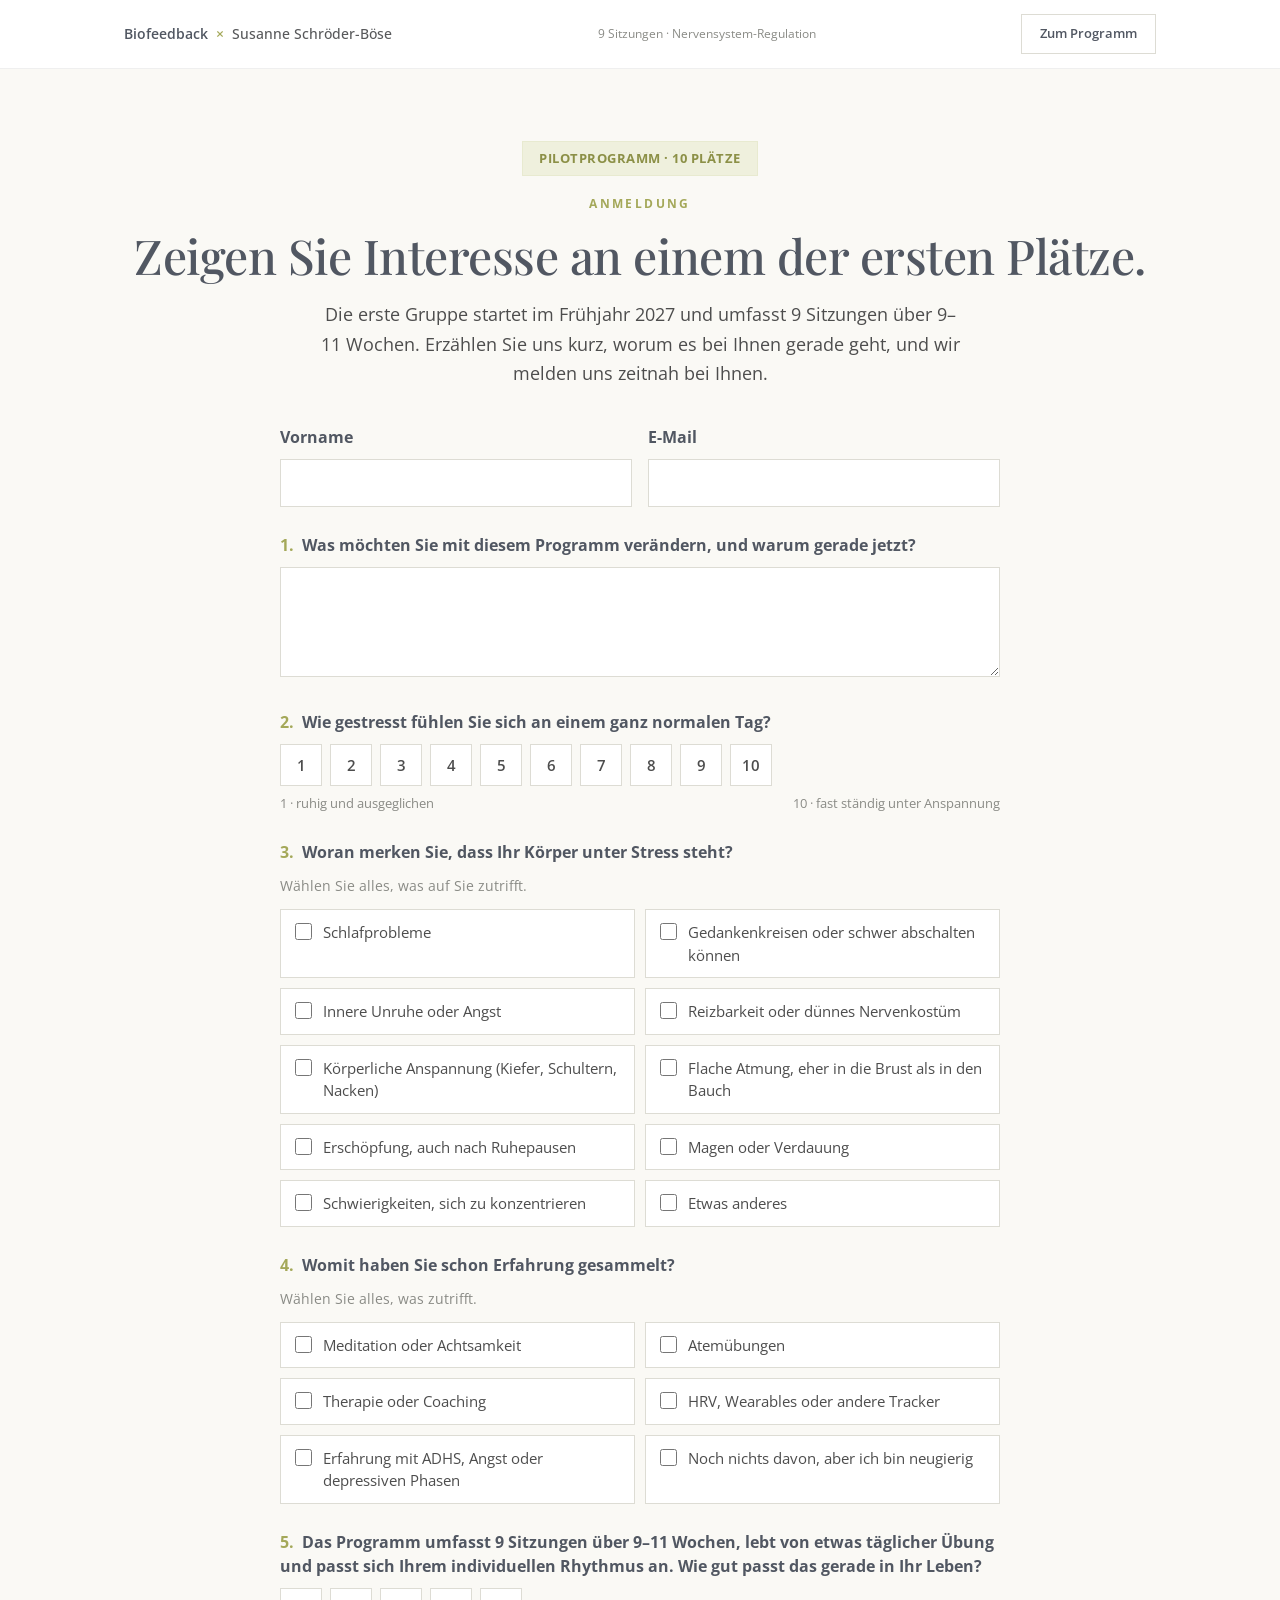
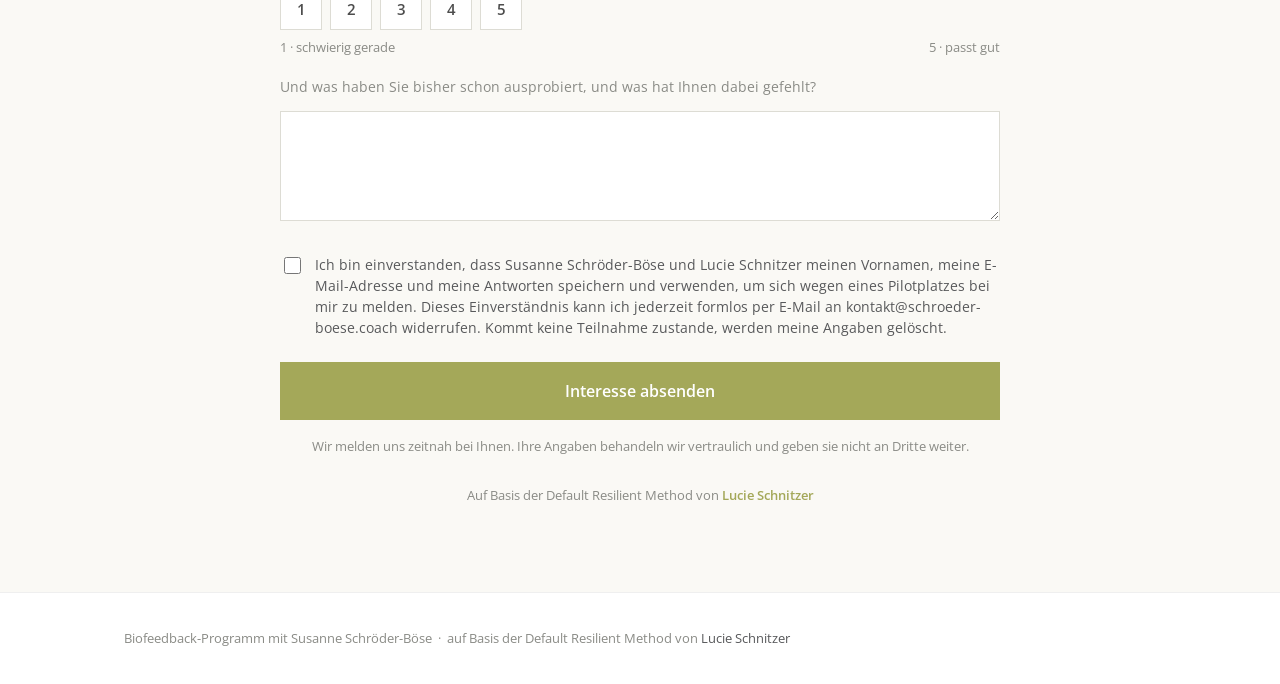
<file: anmeldung.html>
<!DOCTYPE html>
<html lang="de">
<head>
<meta charset="utf-8" />
<meta name="viewport" content="width=device-width, initial-scale=1" />
<title>Anmeldung · Das Selbstregulations-Programm · Biofeedback mit Susanne Schröder-Böse</title>
<meta name="description" content="Interessensbekundung für das Selbstregulations-Programm mit Susanne Schröder-Böse. Pilotprogramm mit 10 Plätzen, Start im Frühjahr 2027." />
<link rel="stylesheet" href="assets/colors_and_type.css" />
<style>
@import url('https://fonts.googleapis.com/css2?family=Open+Sans:wght@400;500;600;700&display=swap');
/* ===== Schröder-Böse Coaching brand tokens (override Default Resilient) =====
   Olive + slate, Playfair Display + Open Sans, square corners, flat (no shadows/gradients). */
:root {
  --font-sans: 'Open Sans', Arial, 'Helvetica Neue', Helvetica, sans-serif;
  --font-display: 'Playfair Display', Georgia, serif;
  --font-serif: 'Playfair Display', Georgia, serif;
  /* olive primary ramp */
  --primary-10: #F4F5E8; --primary-20: #E8EAD0; --primary-30: #DADDB4; --primary-40: #CBCF98;
  --primary-60: #BBBF79; --primary-80: #A4A859; --primary-100: #8C9047;
  --accent: #A4A859; --accent-strong: #8C9047; --accent-soft: #EFF0DD;
  /* neutrals: slate headline, ink body, cream surface */
  --text-100: #515762; --text-80: #4D4D4D; --text-60: #58595B; --text-40: #8A8B86; --text-20: #B0B0AE;
  --fg-1: #515762; --fg-2: #4D4D4D; --fg-3: #58595B; --fg-4: #8A8B86; --fg-5: #B0B0AE;
  --fg-on-dark: #FFFFFF; --fg-on-dark-2: rgba(255,255,255,0.80); --fg-on-dark-3: rgba(255,255,255,0.5);
  --bg-white: #FFFFFF; --bg-paper: #FAF9F5; --bg-dark: #515762;
  --surface: #FFFFFF; --surface-alt: #FAF9F5; --surface-inverse: #515762;
  --border: #EFEFEF; --border-strong: #DDDCD4;
  /* square corners + flat */
  --radius-sm: 0; --radius-md: 0; --radius-lg: 0; --radius-pill: 0;
  --shadow-none: none; --shadow-subtle: none; --shadow-card: none;
}

/* ===== Page layout ===== */
* { box-sizing: border-box; }
html { scroll-behavior: smooth; }
section[id] { scroll-margin-top: 86px; }
body {
  margin: 0;
  font-family: var(--font-sans);
  color: var(--fg-2);
  background: var(--surface);
  -webkit-font-smoothing: antialiased;
  line-height: 1.5;
}
.wrap { max-width: 1080px; margin: 0 auto; padding: 0 24px; }
.section { padding: 72px 0; }
.section--paper { background: var(--surface-alt); }
.section--tint { background: var(--accent-soft); }
.section--dark { background: var(--surface-inverse); color: var(--fg-on-dark); }
.eyebrow {
  font-family: var(--font-sans);
  font-size: var(--fs-label); letter-spacing: var(--ls-label);
  text-transform: uppercase; font-weight: 700; color: var(--accent);
  margin: 0 0 16px;
}
h1, h2, h3 { font-family: var(--font-display); font-weight: 500; color: var(--fg-1); margin: 0 0 18px; }
h1 { font-size: clamp(38px, 7vw, 68px); line-height: 1.08; letter-spacing: -0.01em; }
h2 { font-size: clamp(28px, 4.4vw, 48px); line-height: 1.12; }
h3 { font-size: clamp(20px, 2.6vw, 28px); line-height: 1.2; font-weight: 700; }
.lede { font-family: var(--font-serif); font-size: clamp(19px, 2.2vw, 22px); line-height: 1.55; color: var(--fg-3); }
p { font-size: var(--fs-body-default); line-height: 1.66; color: var(--fg-2); }
.measure { max-width: 64ch; }
.center { text-align: center; }
.center .measure { margin-left: auto; margin-right: auto; }

/* Buttons */
.btn {
  display: inline-flex; align-items: center; gap: 8px;
  font-family: var(--font-sans); font-weight: 600; font-size: 15px;
  padding: 15px 30px; border-radius: var(--radius-pill);
  text-decoration: none; cursor: pointer; border: 1px solid transparent;
  transition: transform var(--dur-fast) var(--ease-standard), background var(--dur-fast);
}
.btn:active { transform: translateY(1px); }
.btn--primary { background: var(--accent); color: #fff; }
.btn--primary:hover { background: var(--accent-strong); }
.btn--ghost { background: transparent; color: var(--fg-1); border-color: var(--border-strong); }
.btn--inverse { background: #fff; color: var(--text-100); }
/* Topbar / cobrand */
.topbar { border-bottom: 1px solid var(--border); background: var(--surface); position: sticky; top: 0; z-index: 50; }
.topbar-inner { display: flex; align-items: center; justify-content: space-between; padding: 14px 24px; max-width: 1080px; margin: 0 auto; gap: 16px; flex-wrap: wrap; }
.cobrand { font-family: var(--font-sans); font-weight: 600; font-size: 14px; color: var(--fg-1); display: flex; align-items: center; gap: 8px; }
.cobrand .x { color: var(--accent); }
.cobrand .who { color: var(--fg-3); font-weight: 500; }
.topbar-cta { font-size: 13px; padding: 9px 18px; }
.topmeta { font-size: 12px; color: var(--fg-4); }
/* Footer */
.footer { border-top: 1px solid var(--border); padding: 36px 0; font-size: 13px; color: var(--fg-4); }
.footer a { color: var(--fg-3); text-decoration: none; }
/* Trust / credibility microcopy near CTAs */
.trust { margin-top: 16px; font-size: 13px; color: var(--fg-4); }
.trust a { color: var(--accent); text-decoration: none; font-weight: 600; }
.trust a:hover { text-decoration: underline; }

/* Interest form + questionnaire */
.apply { max-width: 720px; margin: 36px auto 0; text-align: left; }
.apply .field { margin-bottom: 26px; }
.apply label.q { display: block; font-family: var(--font-sans); font-weight: 700; font-size: 16px; color: var(--fg-1); margin-bottom: 10px; }
.apply label.q .num { color: var(--accent); margin-right: 8px; }
.apply .hint { font-family: var(--font-sans); font-weight: 400; font-size: 14px; color: var(--fg-4); margin: 4px 0 12px; }
.apply input[type="text"], .apply input[type="email"], .apply textarea {
  width: 100%; font-family: var(--font-sans); font-size: 15px; color: var(--fg-1);
  background: var(--surface); border: 1px solid var(--border-strong); border-radius: 0;
  padding: 13px 14px; transition: border-color var(--dur-fast);
}
.apply textarea { min-height: 110px; resize: vertical; line-height: 1.5; }
.apply input:focus, .apply textarea:focus { outline: none; border-color: var(--accent); }
.apply .row2 { display: grid; grid-template-columns: 1fr 1fr; gap: 16px; }
/* scale (radio row) */
.scale { display: flex; flex-wrap: wrap; gap: 8px; }
.scale label { cursor: pointer; }
.scale input { position: absolute; opacity: 0; width: 0; height: 0; }
.scale span { display: inline-flex; align-items: center; justify-content: center; min-width: 42px; height: 42px; padding: 0 6px; font-family: var(--font-sans); font-weight: 600; font-size: 15px; color: var(--fg-2); background: var(--surface); border: 1px solid var(--border-strong); }
.scale input:checked + span { background: var(--accent); border-color: var(--accent); color: #fff; }
.scale input:focus-visible + span { border-color: var(--accent); }
.scale-ends { display: flex; justify-content: space-between; font-family: var(--font-sans); font-size: 13px; color: var(--fg-4); margin-top: 8px; }
/* checkbox + radio choice list */
.choices { display: grid; gap: 10px; }
.choices.two { grid-template-columns: 1fr 1fr; }
.choice { display: flex; align-items: flex-start; gap: 11px; font-family: var(--font-sans); font-size: 15px; color: var(--fg-2); cursor: pointer; padding: 11px 14px; border: 1px solid var(--border-strong); background: var(--surface); }
.choice input { margin: 2px 0 0; accent-color: var(--accent); width: 17px; height: 17px; flex-shrink: 0; }
.choice:has(input:checked) { border-color: var(--accent); background: var(--accent-soft); }
.consent { display: flex; align-items: flex-start; gap: 11px; font-family: var(--font-sans); font-size: 14px; color: var(--fg-3); line-height: 1.5; margin: 8px 0 24px; text-align: left; }
.consent input { margin-top: 3px; accent-color: var(--accent); width: 17px; height: 17px; flex-shrink: 0; }
.apply .btn { width: 100%; justify-content: center; font-size: 16px; padding: 17px; }
.apply .privacy-note { font-family: var(--font-sans); font-size: 13px; color: var(--fg-4); margin-top: 16px; text-align: center; }
.places-badge { display: inline-flex; align-items: center; gap: 8px; font-family: var(--font-sans); font-size: 13px; font-weight: 700; letter-spacing: 0.04em; text-transform: uppercase; color: var(--accent-strong); background: var(--accent-soft); border: 1px solid var(--primary-20); padding: 7px 16px; margin-bottom: 18px; }
@media (max-width: 600px) { .apply .row2, .choices.two { grid-template-columns: 1fr; } }

@media (max-width: 760px) {
  .section { padding: 52px 0; }
  .topmeta { display: none; }
}
</style>
</head>
<body>

<!-- ===== Topbar / cobrand ===== -->
<header class="topbar">
  <div class="topbar-inner">
    <div class="cobrand">
      <span>Biofeedback</span>
      <span class="x">×</span>
      <span class="who">Susanne Schröder-Böse</span>
    </div>
    <span class="topmeta">9 Sitzungen · Nervensystem-Regulation</span>
    <a href="/" class="btn btn--ghost topbar-cta">Zum Programm</a>
  </div>
</header>

<!-- ===== Interest form + questionnaire ===== -->
<!-- Moved here from the #interesse section of index.html / short.html (2026-10-26).
     Posts to /api/interesse (Vercel serverless + Resend).
     Field names are German so the email Susanne + Lucie receive reads cleanly. -->
<section class="section section--paper" id="interesse">
  <div class="wrap center">
    <span class="places-badge">Pilotprogramm · 10 Plätze</span>
    <p class="eyebrow">Anmeldung</p>
    <h1 class="measure" style="margin-left:auto;margin-right:auto;font-size:clamp(32px,5vw,48px)">Zeigen Sie Interesse an einem der ersten Plätze.</h1>
    <p class="measure" style="margin:0 auto 6px">Die erste Gruppe startet im Frühjahr 2027 und umfasst 9 Sitzungen über 9–11 Wochen. Erzählen Sie uns kurz, worum es bei Ihnen gerade geht, und wir melden uns zeitnah bei Ihnen.</p>

    <form class="apply" action="https://selbstregulation.vercel.app/api/interesse" method="POST">
      <!-- Honeypot: hidden from humans, bots fill it and get silently dropped. -->
      <input type="text" name="website" tabindex="-1" autocomplete="off" aria-hidden="true" style="position:absolute;left:-9999px;height:0;width:0;opacity:0" />

      <div class="row2">
        <div class="field">
          <label class="q" for="vorname">Vorname</label>
          <input type="text" id="vorname" name="Vorname" required />
        </div>
        <div class="field">
          <label class="q" for="email">E-Mail</label>
          <input type="email" id="email" name="email" required />
        </div>
      </div>

      <div class="field">
        <label class="q" for="f1"><span class="num">1.</span>Was möchten Sie mit diesem Programm verändern, und warum gerade jetzt?</label>
        <textarea id="f1" name="F1_Anliegen" required></textarea>
      </div>

      <div class="field">
        <label class="q"><span class="num">2.</span>Wie gestresst fühlen Sie sich an einem ganz normalen Tag?</label>
        <div class="scale">
          <label><input type="radio" name="F2_Stresslevel" value="1" required /><span>1</span></label>
          <label><input type="radio" name="F2_Stresslevel" value="2" /><span>2</span></label>
          <label><input type="radio" name="F2_Stresslevel" value="3" /><span>3</span></label>
          <label><input type="radio" name="F2_Stresslevel" value="4" /><span>4</span></label>
          <label><input type="radio" name="F2_Stresslevel" value="5" /><span>5</span></label>
          <label><input type="radio" name="F2_Stresslevel" value="6" /><span>6</span></label>
          <label><input type="radio" name="F2_Stresslevel" value="7" /><span>7</span></label>
          <label><input type="radio" name="F2_Stresslevel" value="8" /><span>8</span></label>
          <label><input type="radio" name="F2_Stresslevel" value="9" /><span>9</span></label>
          <label><input type="radio" name="F2_Stresslevel" value="10" /><span>10</span></label>
        </div>
        <div class="scale-ends"><span>1 · ruhig und ausgeglichen</span><span>10 · fast ständig unter Anspannung</span></div>
      </div>

      <div class="field">
        <label class="q"><span class="num">3.</span>Woran merken Sie, dass Ihr Körper unter Stress steht?</label>
        <p class="hint">Wählen Sie alles, was auf Sie zutrifft.</p>
        <div class="choices two">
          <label class="choice"><input type="checkbox" name="F3_Stress-Signale" value="Schlafprobleme" />Schlafprobleme</label>
          <label class="choice"><input type="checkbox" name="F3_Stress-Signale" value="Gedankenkreisen / schwer abschalten" />Gedankenkreisen oder schwer abschalten können</label>
          <label class="choice"><input type="checkbox" name="F3_Stress-Signale" value="Innere Unruhe oder Angst" />Innere Unruhe oder Angst</label>
          <label class="choice"><input type="checkbox" name="F3_Stress-Signale" value="Reizbarkeit" />Reizbarkeit oder dünnes Nervenkostüm</label>
          <label class="choice"><input type="checkbox" name="F3_Stress-Signale" value="Körperliche Anspannung" />Körperliche Anspannung (Kiefer, Schultern, Nacken)</label>
          <label class="choice"><input type="checkbox" name="F3_Stress-Signale" value="Flache Atmung in die Brust" />Flache Atmung, eher in die Brust als in den Bauch</label>
          <label class="choice"><input type="checkbox" name="F3_Stress-Signale" value="Erschöpfung trotz Ruhe" />Erschöpfung, auch nach Ruhepausen</label>
          <label class="choice"><input type="checkbox" name="F3_Stress-Signale" value="Magen / Verdauung" />Magen oder Verdauung</label>
          <label class="choice"><input type="checkbox" name="F3_Stress-Signale" value="Konzentrationsprobleme" />Schwierigkeiten, sich zu konzentrieren</label>
          <label class="choice"><input type="checkbox" name="F3_Stress-Signale" value="Etwas anderes" />Etwas anderes</label>
        </div>
      </div>

      <div class="field">
        <label class="q"><span class="num">4.</span>Womit haben Sie schon Erfahrung gesammelt?</label>
        <p class="hint">Wählen Sie alles, was zutrifft.</p>
        <div class="choices two">
          <label class="choice"><input type="checkbox" name="F4_Vorerfahrung" value="Meditation / Achtsamkeit" />Meditation oder Achtsamkeit</label>
          <label class="choice"><input type="checkbox" name="F4_Vorerfahrung" value="Atemübungen" />Atemübungen</label>
          <label class="choice"><input type="checkbox" name="F4_Vorerfahrung" value="Therapie / Coaching" />Therapie oder Coaching</label>
          <label class="choice"><input type="checkbox" name="F4_Vorerfahrung" value="HRV / Wearables / Tracker" />HRV, Wearables oder andere Tracker</label>
          <label class="choice"><input type="checkbox" name="F4_Vorerfahrung" value="Erfahrung mit ADHS / Angst / depressiven Phasen" />Erfahrung mit ADHS, Angst oder depressiven Phasen</label>
          <label class="choice"><input type="checkbox" name="F4_Vorerfahrung" value="Noch nichts davon, aber neugierig" />Noch nichts davon, aber ich bin neugierig</label>
        </div>
      </div>

      <div class="field">
        <label class="q"><span class="num">5.</span>Das Programm umfasst 9 Sitzungen über 9–11 Wochen, lebt von etwas täglicher Übung und passt sich Ihrem individuellen Rhythmus an. Wie gut passt das gerade in Ihr Leben?</label>
        <div class="scale">
          <label><input type="radio" name="F5_Passung" value="1" required /><span>1</span></label>
          <label><input type="radio" name="F5_Passung" value="2" /><span>2</span></label>
          <label><input type="radio" name="F5_Passung" value="3" /><span>3</span></label>
          <label><input type="radio" name="F5_Passung" value="4" /><span>4</span></label>
          <label><input type="radio" name="F5_Passung" value="5" /><span>5</span></label>
        </div>
        <div class="scale-ends"><span>1 · schwierig gerade</span><span>5 · passt gut</span></div>
        <p class="hint" style="margin-top:18px">Und was haben Sie bisher schon ausprobiert, und was hat Ihnen dabei gefehlt?</p>
        <textarea name="F5_Bisher_probiert" required></textarea>
      </div>

      <label class="consent">
        <input type="checkbox" name="Einverstaendnis" value="ja" required />
        <span>Ich bin einverstanden, dass Susanne Schröder-Böse und Lucie Schnitzer meinen Vornamen, meine E-Mail-Adresse und meine Antworten speichern und verwenden, um sich wegen eines Pilotplatzes bei mir zu melden. Dieses Einverständnis kann ich jederzeit formlos per E-Mail an kontakt@schroeder-boese.coach widerrufen. Kommt keine Teilnahme zustande, werden meine Angaben gelöscht.</span>
      </label>

      <button type="submit" class="btn btn--primary">Interesse absenden</button>
      <p class="privacy-note">Wir melden uns zeitnah bei Ihnen. Ihre Angaben behandeln wir vertraulich und geben sie nicht an Dritte weiter.</p>
    </form>

    <p class="trust" style="margin-top:28px">Auf Basis der Default Resilient Method von <a href="https://lucieschnitzer.com" target="_blank" rel="noopener">Lucie Schnitzer</a></p>
  </div>
</section>

<!-- ===== Footer ===== -->
<footer class="footer">
  <div class="wrap">
    Biofeedback-Programm mit Susanne Schröder-Böse &nbsp;·&nbsp; auf Basis der Default Resilient Method von <a href="https://lucieschnitzer.com" target="_blank" rel="noopener">Lucie Schnitzer</a>
  </div>
</footer>

<script>
  // Require at least one selection in each checkbox group (F3, F4).
  // Sets every box in the group as `required` until one is checked, so the
  // browser's native validation blocks submit when none are selected.
  (function () {
    var form = document.querySelector('form.apply');
    if (!form) return;
    ['F3_Stress-Signale', 'F4_Vorerfahrung'].forEach(function (name) {
      var boxes = form.querySelectorAll('input[name="' + name + '"]');
      if (!boxes.length) return;
      function sync() {
        var any = Array.prototype.some.call(boxes, function (b) { return b.checked; });
        Array.prototype.forEach.call(boxes, function (b) { b.required = !any; });
      }
      Array.prototype.forEach.call(boxes, function (b) { b.addEventListener('change', sync); });
      sync();
    });
  })();

  // Submit via fetch so the thank-you shows inline. Native constraint
  // validation has already passed by the time 'submit' fires. If fetch
  // fails, fall back to a plain form POST (server renders a danke page).
  // Opening the page with ?test=1 marks submissions as tests (email goes to
  // Lucie only, not Susanne) — for web-designer checks after embedding.
  (function () {
    var form = document.querySelector('form.apply');
    if (!form) return;
    if (/[?&]test=1/.test(location.search)) {
      var t = document.createElement('input');
      t.type = 'hidden'; t.name = '_test'; t.value = '1';
      form.appendChild(t);
    }
  })();

  (function () {
    var form = document.querySelector('form.apply');
    if (!form || !window.fetch) return;
    form.addEventListener('submit', function (e) {
      e.preventDefault();
      var btn = form.querySelector('button[type="submit"]');
      btn.disabled = true;
      btn.textContent = 'Wird gesendet…';
      fetch(form.action, {
        method: 'POST',
        headers: { 'Content-Type': 'application/x-www-form-urlencoded', 'Accept': 'application/json' },
        body: new URLSearchParams(new FormData(form)).toString(),
      }).then(function (r) {
        if (!r.ok) throw new Error('send failed');
        form.innerHTML = '<div style="text-align:center;padding:32px 12px">' +
          '<h3 style="margin:0 0 10px">Vielen Dank, Ihre Interessensbekundung ist angekommen.</h3>' +
          '<p style="margin:0">Wir melden uns zeitnah bei Ihnen.</p></div>';
        form.scrollIntoView({ behavior: 'smooth', block: 'center' });
      }).catch(function () {
        btn.disabled = false;
        btn.textContent = 'Interesse absenden';
        var note = form.querySelector('.privacy-note');
        if (note) note.textContent = 'Das hat gerade nicht geklappt. Versuchen Sie es bitte noch einmal, oder schreiben Sie uns direkt an info@lucieschnitzer.com.';
      });
    });
  })();
</script>
</body>
</html>
</file>
<file: assets/colors_and_type.css>
/* ============================================================
   THE DEFAULT RESILIENT METHOD — design tokens
   by Lucie Schnitzer

   Fonts: Playfair Display (display/body-serif) + Manrope (UI/body-sans)
   Palette: coral primary, warm greys, soft paper neutrals
   ============================================================ */

/* --- Fonts from Google Fonts (matches brand spec) ------------ */
@import url('https://fonts.googleapis.com/css2?family=Playfair+Display:ital,wght@0,400;0,500;0,600;0,700;0,800;0,900;1,400;1,500&family=Manrope:wght@200;300;400;500;600;700;800&display=swap');

:root {
  /* ---------- Colour: Primary (coral) scale ---------- */
  --primary-10: #FDF1EF;   /* softest tint, section bg */
  --primary-20: #FBE3DF;
  --primary-30: #F7C7BF;
  --primary-40: #F5B8AF;
  --primary-60: #EE8E7F;
  --primary-80: #EA725F;   /* MAIN — use for CTAs, accents, section labels */
  --primary-100: #F75C43;  /* deepest coral, active / pressed */

  /* ---------- Colour: Text / Neutrals (warm grey) ---------- */
  --text-5:   #E9E9E9;    /* borders in dark surfaces */
  --text-10:  #D3D3D3;    /* disabled, hairline */
  --text-20:  #A8A8A8;    /* meta, caption */
  --text-40:  #929292;    /* tertiary copy */
  --text-60:  #7C7C7C;    /* secondary copy */
  --text-80:  #515151;    /* body default */
  --text-100: #252525;    /* headings, high emphasis, dark surfaces */

  /* ---------- Colour: Backgrounds ---------- */
  --bg-white: #FFFFFF;    /* pure canvas */
  --bg-paper: #F7F7F5;    /* warm neutral — section alternation */
  --bg-dark:  #252525;    /* inverse surface — testimonials, footer */

  /* ---------- Semantic aliases ---------- */
  --fg-1: var(--text-100);     /* headline, highest emphasis */
  --fg-2: var(--text-80);      /* body copy */
  --fg-3: var(--text-60);      /* secondary body (often serif on light) */
  --fg-4: var(--text-40);      /* muted / meta */
  --fg-5: var(--text-20);      /* placeholder, footnote */
  --fg-on-dark: #FFFFFF;
  --fg-on-dark-2: rgba(255, 255, 255, 0.7);
  --fg-on-dark-3: rgba(255, 255, 255, 0.45);

  --accent: var(--primary-80);          /* default coral accent */
  --accent-strong: var(--primary-100);  /* active, deep accent (step numbers) */
  --accent-soft:   var(--primary-10);   /* tinted bg panels */

  --surface: var(--bg-white);
  --surface-alt: var(--bg-paper);
  --surface-inverse: var(--bg-dark);

  --border: #E8E6E3;          /* hairline on paper */
  --border-strong: #DDDDDD;   /* inputs, dividers */
  --border-inverse: rgba(255, 255, 255, 0.15);

  /* ---------- Type: families ---------- */
  --font-display: 'Playfair Display', 'Times New Roman', Georgia, serif;
  --font-serif:   'Playfair Display', 'Times New Roman', Georgia, serif;
  --font-sans:    'Manrope', -apple-system, BlinkMacSystemFont, 'Segoe UI', sans-serif;

  /* ---------- Type: scale (desktop defaults) ----------
     Spec lives in Typography_Lucie_S.png.
     Headings use Playfair Display Medium.
     Body copy uses Playfair Display Regular (long-form) OR Manrope (UI/nav/buttons).
  -----------------------------------------------------*/
  --fs-h1: 74px;   --lh-h1: 88px;    --fw-h1: 500;   /* Playfair 500 */
  --fs-h2: 58px;   --lh-h2: 68px;    --fw-h2: 500;
  --fs-h3: 36px;   --lh-h3: 44px;    --fw-h3: 700;
  --fs-h4: 28px;   --lh-h4: 36px;    --fw-h4: 700;
  --fs-h5: 22px;   --lh-h5: 28px;    --fw-h5: 700;
  --fs-h6: 18px;   --lh-h6: 24px;    --fw-h6: 700;
  --fs-h7: 16px;   --lh-h7: 20px;    --fw-h7: 700;

  --fs-body-lg:      22px;  --lh-body-lg:      34px;   /* Playfair regular — hero lede */
  --fs-body-md:      20px;  --lh-body-md:      30px;   /* Playfair regular — long-form */
  --fs-body-default: 18px;  --lh-body-default: 30px;   /* Playfair regular — default */
  --fs-body-sm:      16px;  --lh-body-sm:      26px;
  --fs-body-xs:      13px;  --lh-body-xs:      24px;

  --fs-btn-lg: 15px;   --lh-btn-lg: 20px;   --fw-btn: 600;   /* Manrope semi */
  --fs-btn-sm: 13px;   --lh-btn-sm: 18px;
  --fs-label:  12px;   --lh-label:  16px;                    /* uppercase section label */
  --ls-label:  0.2em;

  /* ---------- Radius / shadows / elevation ---------- */
  --radius-sm: 6px;
  --radius-md: 10px;
  --radius-lg: 12px;
  --radius-pill: 999px;      /* buttons are capsule-shaped */

  --shadow-none: none;
  --shadow-subtle: 0 1px 2px rgba(37, 37, 37, 0.04);
  --shadow-card:   0 4px 12px rgba(37, 37, 37, 0.06);

  /* ---------- Spacing (8-pt base) ---------- */
  --space-1: 4px;
  --space-2: 8px;
  --space-3: 12px;
  --space-4: 16px;
  --space-5: 20px;
  --space-6: 24px;
  --space-8: 32px;
  --space-10: 40px;
  --space-12: 48px;
  --space-14: 56px;
  --space-16: 64px;
  --space-20: 80px;
  --space-24: 96px;   /* section rhythm */

  /* ---------- Motion ---------- */
  --ease-standard: cubic-bezier(0.22, 0.61, 0.36, 1);
  --dur-fast: 150ms;
  --dur-base: 240ms;
  --dur-slow: 480ms;
}

/* =============== Base reset + typography ====================== */
*, *::before, *::after { box-sizing: border-box; }
html { -webkit-text-size-adjust: 100%; }

body {
  margin: 0;
  background: var(--surface);
  color: var(--fg-2);
  font-family: var(--font-sans);
  font-size: var(--fs-body-default);
  line-height: var(--lh-body-default);
  font-weight: 400;
  -webkit-font-smoothing: antialiased;
  -moz-osx-font-smoothing: grayscale;
}

/* Headings use Playfair Display — the editorial serif spine of the brand */
h1, h2, h3, h4, h5, h6 {
  font-family: var(--font-display);
  color: var(--fg-1);
  margin: 0;
}
h1 { font-size: var(--fs-h1); line-height: var(--lh-h1); font-weight: var(--fw-h1); letter-spacing: -0.01em; }
h2 { font-size: var(--fs-h2); line-height: var(--lh-h2); font-weight: var(--fw-h2); letter-spacing: -0.005em; }
h3 { font-size: var(--fs-h3); line-height: var(--lh-h3); font-weight: var(--fw-h3); }
h4 { font-size: var(--fs-h4); line-height: var(--lh-h4); font-weight: var(--fw-h4); }
h5 { font-size: var(--fs-h5); line-height: var(--lh-h5); font-weight: var(--fw-h5); }
h6 { font-size: var(--fs-h6); line-height: var(--lh-h6); font-weight: var(--fw-h6); }

p { margin: 0 0 1em; text-wrap: pretty; }
strong { color: var(--fg-1); font-weight: 600; }
a { color: inherit; text-decoration-thickness: 1px; text-underline-offset: 3px; }

/* =============== Semantic utility classes ==================== */

/* Section label — uppercase tracked, coral. Used above every H2 unit. */
.dr-section-label {
  font-family: var(--font-sans);
  font-size: var(--fs-label);
  line-height: var(--lh-label);
  font-weight: 600;
  letter-spacing: var(--ls-label);
  text-transform: uppercase;
  color: var(--accent);
}

/* Long-form body set in Playfair — the "editorial" voice */
.dr-body-lg  { font-family: var(--font-serif); font-size: var(--fs-body-lg); line-height: var(--lh-body-lg); color: var(--fg-3); }
.dr-body-md  { font-family: var(--font-serif); font-size: var(--fs-body-md); line-height: var(--lh-body-md); color: var(--fg-3); }
.dr-body     { font-family: var(--font-serif); font-size: var(--fs-body-default); line-height: var(--lh-body-default); color: var(--fg-3); }

/* UI text — Manrope. Used in buttons, nav, meta, small labels. */
.dr-ui       { font-family: var(--font-sans); font-size: var(--fs-body-sm); line-height: var(--lh-body-sm); color: var(--fg-2); }
.dr-ui-sm    { font-family: var(--font-sans); font-size: var(--fs-body-xs); line-height: var(--lh-body-xs); color: var(--fg-4); }

/* Coral accent underline rule — a 48×4 rule used under eyebrow + H1 on editorial pages */
.dr-coral-rule {
  display: block;
  width: 48px;
  height: 4px;
  background: var(--accent);
  border-radius: 2px;
}
</file>
